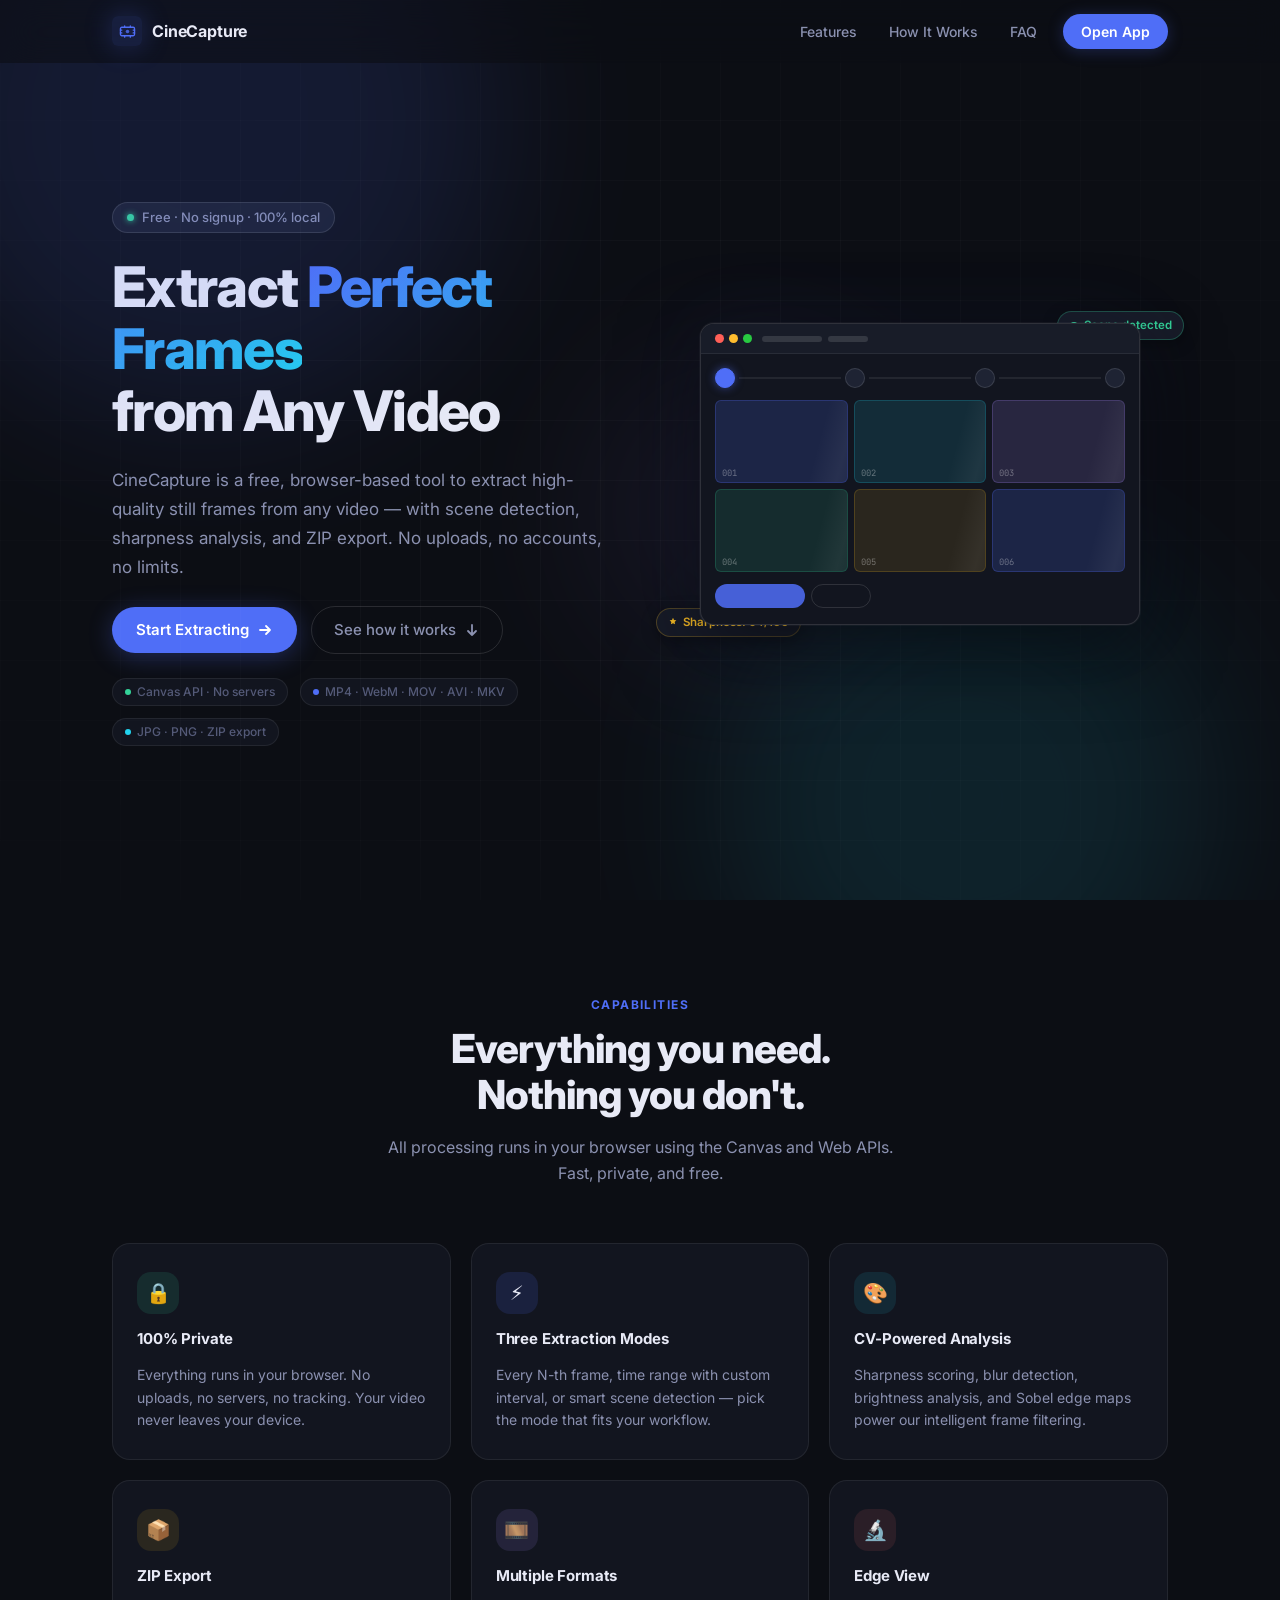
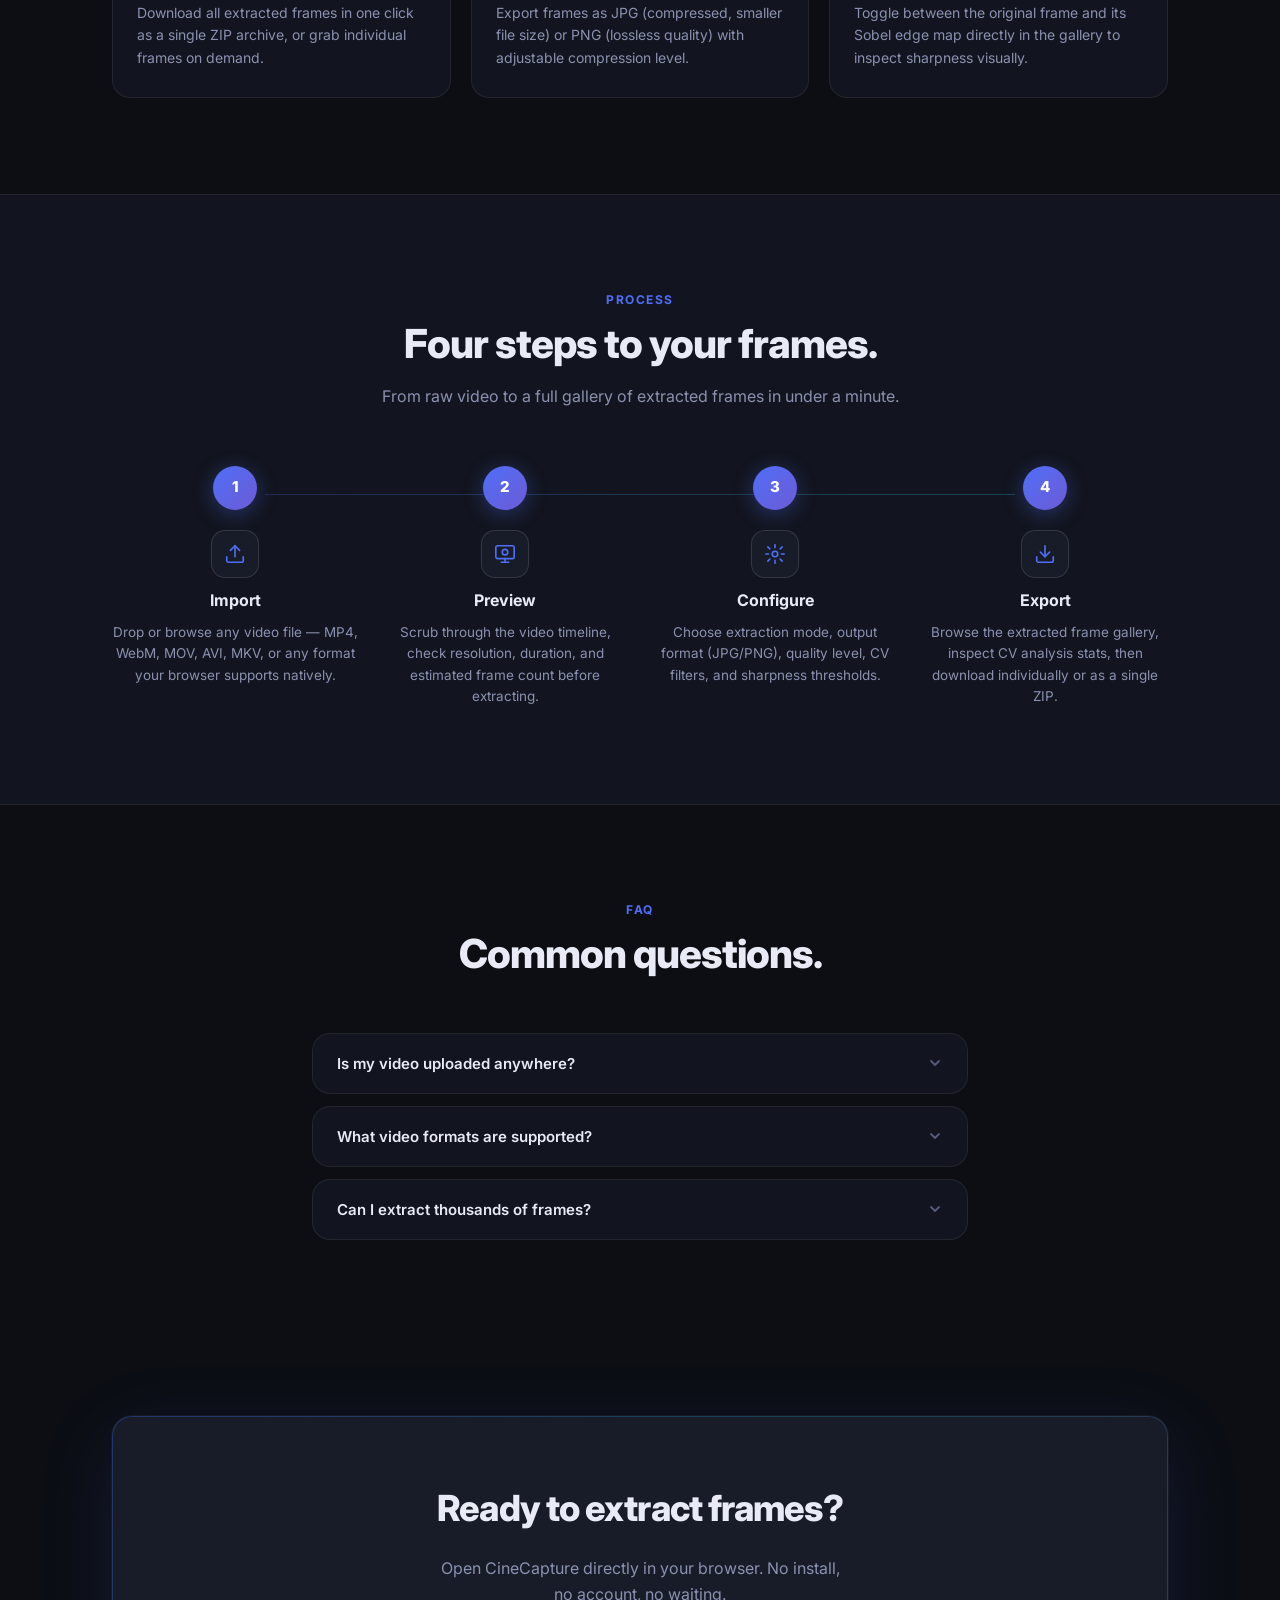
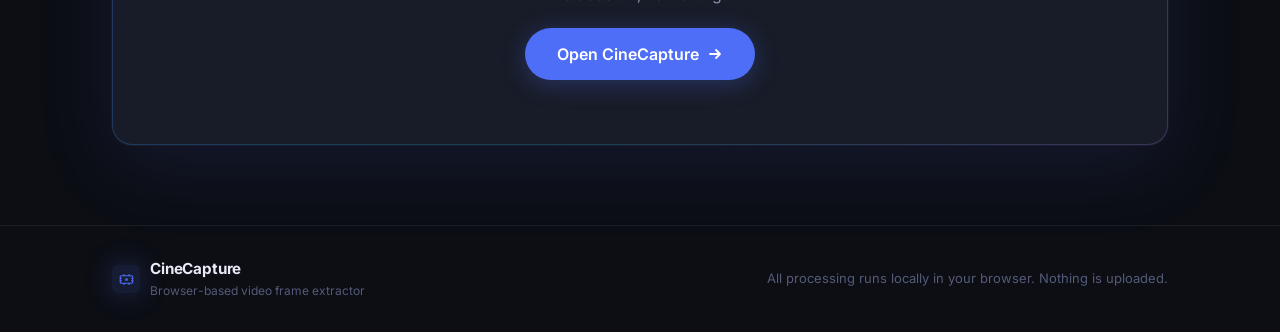
<file: landing.html>
<!DOCTYPE html>
<html lang="en">
<head>
  <meta charset="UTF-8" />
  <meta name="viewport" content="width=device-width, initial-scale=1.0" />
  <title>CineCapture — Extract Perfect Frames from Any Video</title>
  <meta name="description" content="CineCapture is a free, browser-based tool to extract high-quality still frames from any video — with scene detection, sharpness analysis, and ZIP export. No uploads, no accounts, no limits." />
  <link rel="preconnect" href="https://fonts.googleapis.com" />
  <link rel="preconnect" href="https://fonts.gstatic.com" crossorigin />
  <link href="https://fonts.googleapis.com/css2?family=Inter:wght@300;400;500;600;700&family=JetBrains+Mono:wght@400;500&display=swap" rel="stylesheet" />
  <link rel="stylesheet" href="style.css" />
</head>
<body class="lp-body">

  <!-- ══ NAVBAR ══ -->
  <header class="lp-navbar" id="lp-navbar">
    <div class="lp-nav-inner">
      <!-- Brand -->
      <a href="landing.html" class="lp-nav-brand">
        <div class="brand-icon">
          <svg viewBox="0 0 24 24" fill="none">
            <rect x="2" y="6" width="20" height="12" rx="2" stroke="currentColor" stroke-width="1.8"/>
            <path d="M8 6V4M16 6V4M8 18v2M16 18v2M2 10h2M20 10h2M2 14h2M20 14h2" stroke="currentColor" stroke-width="1.8" stroke-linecap="round"/>
            <circle cx="12" cy="12" r="2.5" fill="currentColor" opacity="0.8"/>
          </svg>
        </div>
        <span class="brand-name">CineCapture</span>
      </a>

      <!-- Desktop nav links -->
      <nav class="lp-nav-links" id="lp-nav-links" aria-label="Main navigation">
        <a href="#features" class="lp-nav-link">Features</a>
        <a href="#how-it-works" class="lp-nav-link">How It Works</a>
        <a href="#faq" class="lp-nav-link">FAQ</a>
        <a href="index.html" class="lp-nav-cta">Open App</a>
      </nav>

      <!-- Hamburger -->
      <button class="lp-hamburger" id="lp-hamburger" aria-label="Toggle menu" aria-expanded="false">
        <span></span><span></span><span></span>
      </button>
    </div>

    <!-- Mobile menu -->
    <div class="lp-mobile-menu" id="lp-mobile-menu" aria-hidden="true">
      <a href="#features" class="lp-mobile-link">Features</a>
      <a href="#how-it-works" class="lp-mobile-link">How It Works</a>
      <a href="#faq" class="lp-mobile-link">FAQ</a>
      <a href="index.html" class="lp-mobile-cta">Open App →</a>
    </div>
  </header>

  <main>

    <!-- ══ HERO ══ -->
    <section class="lp-hero" id="hero">
      <div class="lp-hero-bg" aria-hidden="true">
        <!-- Decorative orbs -->
        <div class="lp-orb lp-orb-1"></div>
        <div class="lp-orb lp-orb-2"></div>
        <div class="lp-orb lp-orb-3"></div>
        <!-- Grid overlay -->
        <div class="lp-grid-overlay"></div>
      </div>

      <div class="lp-container lp-hero-inner">
        <!-- Copy -->
        <div class="lp-hero-copy">
          <div class="lp-hero-badge">
            <span class="lp-badge-dot"></span>
            Free · No signup · 100% local
          </div>

          <h1 class="lp-hero-h1">
            Extract <span class="lp-gradient-text">Perfect Frames</span><br />
            from Any Video
          </h1>

          <p class="lp-hero-sub">
            CineCapture is a free, browser-based tool to extract high-quality still frames from
            any video — with scene detection, sharpness analysis, and ZIP export.
            No uploads, no accounts, no limits.
          </p>

          <div class="lp-hero-actions">
            <a href="index.html" class="lp-btn-primary">
              Start Extracting
              <svg viewBox="0 0 16 16" fill="none" width="16" height="16">
                <path d="M3 8h10M9 4l4 4-4 4" stroke="currentColor" stroke-width="1.8" stroke-linecap="round" stroke-linejoin="round"/>
              </svg>
            </a>
            <a href="#how-it-works" class="lp-btn-ghost">
              See how it works
              <svg viewBox="0 0 16 16" fill="none" width="16" height="16">
                <path d="M8 3v10M4 9l4 4 4-4" stroke="currentColor" stroke-width="1.8" stroke-linecap="round" stroke-linejoin="round"/>
              </svg>
            </a>
          </div>

          <!-- Trust chips -->
          <div class="lp-trust-chips">
            <span class="lp-trust-chip"><span class="lp-chip-dot green"></span>Canvas API · No servers</span>
            <span class="lp-trust-chip"><span class="lp-chip-dot blue"></span>MP4 · WebM · MOV · AVI · MKV</span>
            <span class="lp-trust-chip"><span class="lp-chip-dot cyan"></span>JPG · PNG · ZIP export</span>
          </div>
        </div>

        <!-- Hero visual mock -->
        <div class="lp-hero-visual" aria-hidden="true">
          <div class="lp-mock-card">
            <!-- Mock titlebar -->
            <div class="lp-mock-bar">
              <div class="lp-mock-dots">
                <span class="lp-dot red"></span>
                <span class="lp-dot yellow"></span>
                <span class="lp-dot green"></span>
              </div>
              <div class="lp-mock-title-bar">
                <div class="lp-mock-pill"></div>
                <div class="lp-mock-pill lp-mock-pill-sm"></div>
              </div>
            </div>

            <!-- Mock app area -->
            <div class="lp-mock-body">
              <!-- Mini nav strip -->
              <div class="lp-mock-nav">
                <div class="lp-mock-step lp-mock-step-active"></div>
                <div class="lp-mock-step-line"></div>
                <div class="lp-mock-step"></div>
                <div class="lp-mock-step-line"></div>
                <div class="lp-mock-step"></div>
                <div class="lp-mock-step-line"></div>
                <div class="lp-mock-step"></div>
              </div>

              <!-- Frame grid -->
              <div class="lp-mock-grid">
                <div class="lp-mock-frame lp-frame-indigo">
                  <div class="lp-frame-shimmer"></div>
                  <span class="lp-frame-label">001</span>
                </div>
                <div class="lp-mock-frame lp-frame-cyan">
                  <div class="lp-frame-shimmer"></div>
                  <span class="lp-frame-label">002</span>
                </div>
                <div class="lp-mock-frame lp-frame-purple">
                  <div class="lp-frame-shimmer"></div>
                  <span class="lp-frame-label">003</span>
                </div>
                <div class="lp-mock-frame lp-frame-green">
                  <div class="lp-frame-shimmer"></div>
                  <span class="lp-frame-label">004</span>
                </div>
                <div class="lp-mock-frame lp-frame-amber">
                  <div class="lp-frame-shimmer"></div>
                  <span class="lp-frame-label">005</span>
                </div>
                <div class="lp-mock-frame lp-frame-indigo">
                  <div class="lp-frame-shimmer"></div>
                  <span class="lp-frame-label">006</span>
                </div>
              </div>

              <!-- Mock toolbar -->
              <div class="lp-mock-toolbar">
                <div class="lp-mock-btn-primary"></div>
                <div class="lp-mock-btn-ghost"></div>
              </div>
            </div>
          </div>

          <!-- Floating labels -->
          <div class="lp-float-badge lp-float-top">
            <svg viewBox="0 0 12 12" fill="none" width="10" height="10">
              <circle cx="6" cy="6" r="4" fill="none" stroke="#34d399" stroke-width="1.5"/>
              <circle cx="6" cy="6" r="1.5" fill="#34d399"/>
            </svg>
            Scene detected
          </div>
          <div class="lp-float-badge lp-float-bottom">
            <svg viewBox="0 0 12 12" fill="currentColor" width="10" height="10">
              <path d="M6 1l1.2 2.5L10 4l-2 2 .5 2.8L6 7.5 3.5 8.8 4 6 2 4l2.8-.5L6 1z"/>
            </svg>
            Sharpness: 94/100
          </div>
        </div>
      </div>
    </section>

    <!-- ══ FEATURES ══ -->
    <section class="lp-section" id="features">
      <div class="lp-container">
        <div class="lp-section-header">
          <p class="lp-section-eyebrow">Capabilities</p>
          <h2 class="lp-section-h2">Everything you need.<br />Nothing you don't.</h2>
          <p class="lp-section-desc">All processing runs in your browser using the Canvas and Web APIs. Fast, private, and free.</p>
        </div>

        <div class="lp-features-grid">

          <div class="lp-feat-card">
            <div class="lp-feat-icon lp-feat-icon-green">🔒</div>
            <h3 class="lp-feat-title">100% Private</h3>
            <p class="lp-feat-desc">Everything runs in your browser. No uploads, no servers, no tracking. Your video never leaves your device.</p>
          </div>

          <div class="lp-feat-card">
            <div class="lp-feat-icon lp-feat-icon-indigo">⚡</div>
            <h3 class="lp-feat-title">Three Extraction Modes</h3>
            <p class="lp-feat-desc">Every N-th frame, time range with custom interval, or smart scene detection — pick the mode that fits your workflow.</p>
          </div>

          <div class="lp-feat-card">
            <div class="lp-feat-icon lp-feat-icon-cyan">🎨</div>
            <h3 class="lp-feat-title">CV-Powered Analysis</h3>
            <p class="lp-feat-desc">Sharpness scoring, blur detection, brightness analysis, and Sobel edge maps power our intelligent frame filtering.</p>
          </div>

          <div class="lp-feat-card">
            <div class="lp-feat-icon lp-feat-icon-amber">📦</div>
            <h3 class="lp-feat-title">ZIP Export</h3>
            <p class="lp-feat-desc">Download all extracted frames in one click as a single ZIP archive, or grab individual frames on demand.</p>
          </div>

          <div class="lp-feat-card">
            <div class="lp-feat-icon lp-feat-icon-purple">🎞️</div>
            <h3 class="lp-feat-title">Multiple Formats</h3>
            <p class="lp-feat-desc">Export frames as JPG (compressed, smaller file size) or PNG (lossless quality) with adjustable compression level.</p>
          </div>

          <div class="lp-feat-card">
            <div class="lp-feat-icon lp-feat-icon-rose">🔬</div>
            <h3 class="lp-feat-title">Edge View</h3>
            <p class="lp-feat-desc">Toggle between the original frame and its Sobel edge map directly in the gallery to inspect sharpness visually.</p>
          </div>

        </div>
      </div>
    </section>

    <!-- ══ HOW IT WORKS ══ -->
    <section class="lp-section lp-section-alt" id="how-it-works">
      <div class="lp-container">
        <div class="lp-section-header">
          <p class="lp-section-eyebrow">Process</p>
          <h2 class="lp-section-h2">Four steps to your frames.</h2>
          <p class="lp-section-desc">From raw video to a full gallery of extracted frames in under a minute.</p>
        </div>

        <div class="lp-steps-wrap">
          <!-- Connecting line (desktop only) -->
          <div class="lp-steps-line" aria-hidden="true"></div>

          <div class="lp-steps-grid">

            <div class="lp-step">
              <div class="lp-step-num-wrap">
                <div class="lp-step-num">1</div>
              </div>
              <div class="lp-step-body">
                <div class="lp-step-icon">
                  <svg viewBox="0 0 24 24" fill="none" width="22" height="22">
                    <path d="M21 15v4a2 2 0 0 1-2 2H5a2 2 0 0 1-2-2v-4" stroke="currentColor" stroke-width="1.8" stroke-linecap="round"/>
                    <polyline points="17 8 12 3 7 8" stroke="currentColor" stroke-width="1.8" stroke-linecap="round" stroke-linejoin="round"/>
                    <line x1="12" y1="3" x2="12" y2="15" stroke="currentColor" stroke-width="1.8" stroke-linecap="round"/>
                  </svg>
                </div>
                <h3 class="lp-step-title">Import</h3>
                <p class="lp-step-desc">Drop or browse any video file — MP4, WebM, MOV, AVI, MKV, or any format your browser supports natively.</p>
              </div>
            </div>

            <div class="lp-step">
              <div class="lp-step-num-wrap">
                <div class="lp-step-num">2</div>
              </div>
              <div class="lp-step-body">
                <div class="lp-step-icon">
                  <svg viewBox="0 0 24 24" fill="none" width="22" height="22">
                    <rect x="2" y="3" width="20" height="14" rx="2" stroke="currentColor" stroke-width="1.8"/>
                    <path d="M8 21h8M12 17v4" stroke="currentColor" stroke-width="1.8" stroke-linecap="round"/>
                    <circle cx="12" cy="10" r="3" stroke="currentColor" stroke-width="1.8"/>
                  </svg>
                </div>
                <h3 class="lp-step-title">Preview</h3>
                <p class="lp-step-desc">Scrub through the video timeline, check resolution, duration, and estimated frame count before extracting.</p>
              </div>
            </div>

            <div class="lp-step">
              <div class="lp-step-num-wrap">
                <div class="lp-step-num">3</div>
              </div>
              <div class="lp-step-body">
                <div class="lp-step-icon">
                  <svg viewBox="0 0 24 24" fill="none" width="22" height="22">
                    <circle cx="12" cy="12" r="3" stroke="currentColor" stroke-width="1.8"/>
                    <path d="M12 2v3M12 19v3M4.22 4.22l2.12 2.12M17.66 17.66l2.12 2.12M2 12h3M19 12h3M4.22 19.78l2.12-2.12M17.66 6.34l2.12-2.12" stroke="currentColor" stroke-width="1.8" stroke-linecap="round"/>
                  </svg>
                </div>
                <h3 class="lp-step-title">Configure</h3>
                <p class="lp-step-desc">Choose extraction mode, output format (JPG/PNG), quality level, CV filters, and sharpness thresholds.</p>
              </div>
            </div>

            <div class="lp-step">
              <div class="lp-step-num-wrap">
                <div class="lp-step-num">4</div>
              </div>
              <div class="lp-step-body">
                <div class="lp-step-icon">
                  <svg viewBox="0 0 24 24" fill="none" width="22" height="22">
                    <path d="M21 15v4a2 2 0 0 1-2 2H5a2 2 0 0 1-2-2v-4" stroke="currentColor" stroke-width="1.8" stroke-linecap="round"/>
                    <polyline points="7 10 12 15 17 10" stroke="currentColor" stroke-width="1.8" stroke-linecap="round" stroke-linejoin="round"/>
                    <line x1="12" y1="15" x2="12" y2="3" stroke="currentColor" stroke-width="1.8" stroke-linecap="round"/>
                  </svg>
                </div>
                <h3 class="lp-step-title">Export</h3>
                <p class="lp-step-desc">Browse the extracted frame gallery, inspect CV analysis stats, then download individually or as a single ZIP.</p>
              </div>
            </div>

          </div>
        </div>
      </div>
    </section>

    <!-- ══ FAQ ══ -->
    <section class="lp-section" id="faq">
      <div class="lp-container lp-faq-container">
        <div class="lp-section-header">
          <p class="lp-section-eyebrow">FAQ</p>
          <h2 class="lp-section-h2">Common questions.</h2>
        </div>

        <div class="lp-accordion" id="lp-accordion">

          <div class="lp-acc-item" data-open="false">
            <button class="lp-acc-trigger" aria-expanded="false">
              <span>Is my video uploaded anywhere?</span>
              <svg class="lp-acc-arrow" viewBox="0 0 16 16" fill="none" width="16" height="16">
                <path d="M4 6l4 4 4-4" stroke="currentColor" stroke-width="1.8" stroke-linecap="round" stroke-linejoin="round"/>
              </svg>
            </button>
            <div class="lp-acc-body">
              <p>No. All processing happens directly in your browser using the Canvas API. Your video file is read locally and never transmitted to any server. Nothing leaves your device — not the video, not the extracted frames, not any metadata.</p>
            </div>
          </div>

          <div class="lp-acc-item" data-open="false">
            <button class="lp-acc-trigger" aria-expanded="false">
              <span>What video formats are supported?</span>
              <svg class="lp-acc-arrow" viewBox="0 0 16 16" fill="none" width="16" height="16">
                <path d="M4 6l4 4 4-4" stroke="currentColor" stroke-width="1.8" stroke-linecap="round" stroke-linejoin="round"/>
              </svg>
            </button>
            <div class="lp-acc-body">
              <p>MP4, WebM, MOV, AVI, MKV, and any other format your browser supports natively. Modern browsers handle most common codecs including H.264, H.265/HEVC (where supported), VP8, VP9, and AV1. If your browser can play it, CineCapture can extract from it.</p>
            </div>
          </div>

          <div class="lp-acc-item" data-open="false">
            <button class="lp-acc-trigger" aria-expanded="false">
              <span>Can I extract thousands of frames?</span>
              <svg class="lp-acc-arrow" viewBox="0 0 16 16" fill="none" width="16" height="16">
                <path d="M4 6l4 4 4-4" stroke="currentColor" stroke-width="1.8" stroke-linecap="round" stroke-linejoin="round"/>
              </svg>
            </button>
            <div class="lp-acc-body">
              <p>Yes, but extracting all frames from a long video may take several minutes depending on resolution and your device's performance. For faster results, use the Every N-th frame or Time Range modes to limit the number of extracted frames. The scene detection (Keyframes) mode is often the best balance of coverage and speed.</p>
            </div>
          </div>

        </div>
      </div>
    </section>

    <!-- ══ FINAL CTA ══ -->
    <section class="lp-section lp-cta-section">
      <div class="lp-container">
        <div class="lp-cta-card">
          <div class="lp-cta-glow" aria-hidden="true"></div>
          <div class="lp-cta-inner">
            <h2 class="lp-cta-h2">Ready to extract frames?</h2>
            <p class="lp-cta-desc">Open CineCapture directly in your browser. No install, no account, no waiting.</p>
            <a href="index.html" class="lp-btn-primary lp-btn-lg">
              Open CineCapture
              <svg viewBox="0 0 16 16" fill="none" width="16" height="16">
                <path d="M3 8h10M9 4l4 4-4 4" stroke="currentColor" stroke-width="1.8" stroke-linecap="round" stroke-linejoin="round"/>
              </svg>
            </a>
          </div>
        </div>
      </div>
    </section>

  </main>

  <!-- ══ FOOTER ══ -->
  <footer class="lp-footer">
    <div class="lp-container lp-footer-inner">
      <div class="lp-footer-brand">
        <div class="brand-icon lp-footer-icon">
          <svg viewBox="0 0 24 24" fill="none">
            <rect x="2" y="6" width="20" height="12" rx="2" stroke="currentColor" stroke-width="1.8"/>
            <path d="M8 6V4M16 6V4M8 18v2M16 18v2M2 10h2M20 10h2M2 14h2M20 14h2" stroke="currentColor" stroke-width="1.8" stroke-linecap="round"/>
            <circle cx="12" cy="12" r="2.5" fill="currentColor" opacity="0.8"/>
          </svg>
        </div>
        <div>
          <div class="brand-name">CineCapture</div>
          <div class="lp-footer-tagline">Browser-based video frame extractor</div>
        </div>
      </div>
      <p class="lp-footer-note">All processing runs locally in your browser. Nothing is uploaded.</p>
    </div>
  </footer>

  <!-- ══ INLINE SCRIPTS ══ -->
  <script>
    /* ── Hamburger toggle ── */
    const hamburger = document.getElementById('lp-hamburger');
    const mobileMenu = document.getElementById('lp-mobile-menu');
    hamburger.addEventListener('click', () => {
      const open = hamburger.getAttribute('aria-expanded') === 'true';
      hamburger.setAttribute('aria-expanded', String(!open));
      hamburger.classList.toggle('is-open', !open);
      mobileMenu.classList.toggle('is-open', !open);
      mobileMenu.setAttribute('aria-hidden', String(open));
    });

    /* Close mobile menu when a link is clicked */
    mobileMenu.querySelectorAll('a').forEach(a => {
      a.addEventListener('click', () => {
        hamburger.setAttribute('aria-expanded', 'false');
        hamburger.classList.remove('is-open');
        mobileMenu.classList.remove('is-open');
        mobileMenu.setAttribute('aria-hidden', 'true');
      });
    });

    /* ── Navbar scroll shadow ── */
    const navbar = document.getElementById('lp-navbar');
    const onScroll = () => navbar.classList.toggle('scrolled', window.scrollY > 20);
    window.addEventListener('scroll', onScroll, { passive: true });

    /* ── Active nav link on scroll (IntersectionObserver) ── */
    const sections = document.querySelectorAll('section[id]');
    const navLinks = document.querySelectorAll('.lp-nav-link[href^="#"]');
    const observerOpts = { rootMargin: '-30% 0px -60% 0px' };
    const sectionObserver = new IntersectionObserver(entries => {
      entries.forEach(entry => {
        if (entry.isIntersecting) {
          const id = '#' + entry.target.id;
          navLinks.forEach(link => {
            link.classList.toggle('active', link.getAttribute('href') === id);
          });
        }
      });
    }, observerOpts);
    sections.forEach(s => sectionObserver.observe(s));

    /* ── FAQ Accordion ── */
    const accItems = document.querySelectorAll('.lp-acc-item');
    accItems.forEach(item => {
      const trigger = item.querySelector('.lp-acc-trigger');
      trigger.addEventListener('click', () => {
        const isOpen = item.getAttribute('data-open') === 'true';
        /* Close all */
        accItems.forEach(i => {
          i.setAttribute('data-open', 'false');
          i.querySelector('.lp-acc-trigger').setAttribute('aria-expanded', 'false');
        });
        /* Toggle clicked */
        if (!isOpen) {
          item.setAttribute('data-open', 'true');
          trigger.setAttribute('aria-expanded', 'true');
        }
      });
    });
  </script>

</body>
</html>
</file>
<file: style.css>
/* ═══════════════════════════════════════════════════
   CineCapture — Sleek Dark Design System
   ═══════════════════════════════════════════════════ */

:root {
  --bg:        #0c0e14;
  --surface:   #12151f;
  --surface-2: #181c28;
  --surface-3: #1e2333;
  --line:      rgba(255,255,255,0.07);
  --line-2:    rgba(255,255,255,0.12);
  --nav-h:     56px;

  --indigo:    #4f6ef7;
  --indigo-d:  #3a56d4;
  --indigo-dim:rgba(79,110,247,0.14);
  --indigo-glo:rgba(79,110,247,0.28);
  --cyan:      #22d3ee;
  --cyan-dim:  rgba(34,211,238,0.1);
  --green:     #34d399;
  --amber:     #fbbf24;
  --red:       #f87171;

  --t1: #e8eaf6;
  --t2: #8b91b0;
  --t3: #545a78;
  --t4: #2e3350;

  --font:      'Inter', system-ui, sans-serif;
  --mono:      'JetBrains Mono', monospace;

  --r-sm:   6px;
  --r:      10px;
  --r-md:   14px;
  --r-lg:   18px;
  --r-pill: 9999px;

  --sh:  0 1px 4px rgba(0,0,0,0.5);
  --sh-md: 0 4px 20px rgba(0,0,0,0.55);
  --sh-lg: 0 8px 40px rgba(0,0,0,0.65);
  --glo: 0 0 28px var(--indigo-glo);

  --ease: 0.18s cubic-bezier(0.4,0,0.2,1);
  --ease-md: 0.3s cubic-bezier(0.4,0,0.2,1);
}

/* ── Reset ── */
*,*::before,*::after{box-sizing:border-box;margin:0;padding:0;}
html{scroll-behavior:smooth;scrollbar-width:thin;scrollbar-color:var(--surface-3) var(--bg);}
body{
  font-family:var(--font);
  background:var(--bg);
  color:var(--t1);
  height:100vh;
  overflow-x:hidden;
  line-height:1.5;
  font-size:14px;
  display:flex;
  flex-direction:column;
}
::-webkit-scrollbar{width:5px;}
::-webkit-scrollbar-track{background:var(--bg);}
::-webkit-scrollbar-thumb{background:var(--surface-3);border-radius:3px;}

/* ── Utilities ── */
.hidden{display:none!important;}
.accent{color:var(--indigo);font-weight:600;}
.mono{font-family:var(--mono);}
.mt-8{margin-top:8px;}
.mt-12{margin-top:12px;}

/* ══════════════════════════════
   NAVBAR
══════════════════════════════ */
.navbar{
  position:fixed;top:0;left:0;right:0;z-index:100;
  height:56px;
  display:flex;align-items:center;justify-content:space-between;
  padding:0 1.5rem;
  background:rgba(12,14,20,0.92);
  backdrop-filter:blur(18px) saturate(160%);
  -webkit-backdrop-filter:blur(18px) saturate(160%);
  border-bottom:1px solid var(--line);
}

/* Brand */
.nav-brand{display:flex;align-items:center;gap:0.55rem;}
.brand-icon{
  width:30px;height:30px;
  background:var(--indigo);
  border-radius:var(--r-sm);
  display:flex;align-items:center;justify-content:center;
  color:#fff;
  box-shadow:var(--glo);
  flex-shrink:0;
}
.brand-icon svg{width:16px;height:16px;}
.brand-name{font-size:0.95rem;font-weight:700;letter-spacing:-0.01em;color:var(--t1);}

/* Workflow stepper */
.workflow-steps{
  display:flex;align-items:center;gap:0;
  position:absolute;left:50%;transform:translateX(-50%);
}
.step-item{
  display:flex;align-items:center;gap:6px;
  padding:4px 10px;
  border-radius:var(--r-pill);
  cursor:default;
  transition:all var(--ease);
}
.step-num{
  width:20px;height:20px;
  border-radius:50%;
  background:var(--surface-3);
  color:var(--t3);
  font-size:0.68rem;font-weight:700;
  display:flex;align-items:center;justify-content:center;
  border:1px solid var(--line);
  transition:all var(--ease);
  flex-shrink:0;
}
.step-label{font-size:0.75rem;font-weight:500;color:var(--t3);transition:color var(--ease);}
.step-item.active .step-num{background:var(--indigo);border-color:var(--indigo);color:#fff;box-shadow:0 0 10px var(--indigo-glo);}
.step-item.active .step-label{color:var(--t1);}
.step-item.done .step-num{background:rgba(52,211,153,0.15);border-color:rgba(52,211,153,0.4);color:var(--green);}
.step-item.done .step-label{color:var(--t2);}
.step-divider{width:28px;height:1px;background:var(--line);margin:0 2px;}

/* Nav right */
.nav-right{display:flex;align-items:center;gap:0.75rem;}
.status-pill{
  display:flex;align-items:center;gap:6px;
  font-size:0.75rem;color:var(--t2);
  background:var(--surface-2);
  border:1px solid var(--line);
  border-radius:var(--r-pill);
  padding:4px 10px;
}
.status-dot{width:6px;height:6px;border-radius:50%;background:var(--green);box-shadow:0 0 6px var(--green);animation:pulse 2.5s infinite;}
@keyframes pulse{0%,100%{opacity:1;}50%{opacity:0.35;}}

/* ══════════════════════════════
   APP CONTAINER
══════════════════════════════ */
.app-container{
  max-width:960px;
  width:100%;
  margin:0 auto;
  padding:var(--nav-h) 1.5rem 1.5rem;
  display:flex;
  flex-direction:column;
  gap:2.5rem;
  flex:1;
  overflow-y:auto;
  overflow-x:hidden;
  min-height:0;
}

/* Landing: true vertical centering */
.app-container.landing{
  padding:0 1.5rem;
  justify-content:center;
  align-items:stretch;
  gap:0.75rem;
  margin-top:var(--nav-h);
  flex:none;
  min-height:calc(100vh - var(--nav-h));
  max-height:calc(100vh - var(--nav-h));
  overflow:hidden;
}

/* Tighten section header in landing mode */
.landing-section .section-header{
  margin-bottom:0;
  padding: 0 0.1rem;
}

/* ── Section ── */
.app-section{}

.section-header{
  display:flex;align-items:baseline;flex-wrap:wrap;gap:0.75rem;
  margin-bottom:1rem;
}
.section-header.inline-header{align-items:center;}
.section-title{font-size:1.05rem;font-weight:600;color:var(--t1);letter-spacing:-0.01em;}
.section-sub{font-size:0.8rem;color:var(--t3);}

/* Landing section wrapper */
.landing-section{
  display:flex;flex-direction:column;gap:1.5rem;
}
.landing-section .section-header{
  margin-bottom:0;
}

/* ══════════════════════════════
   DROP ZONE
══════════════════════════════ */
.drop-zone{
  border:1px dashed var(--line-2);
  border-radius:var(--r-lg);
  background:var(--surface);
  transition:all var(--ease-md);
  cursor:pointer;
  position:relative;
  overflow:hidden;
}
.drop-zone::before{
  content:'';
  position:absolute;inset:0;
  background:radial-gradient(ellipse 60% 60% at 50% 50%, var(--indigo-dim) 0%, transparent 70%);
  opacity:0;
  transition:opacity var(--ease-md);
  pointer-events:none;
}
.drop-zone:hover::before,.drop-zone.drag-over::before{opacity:1;}
.drop-zone:hover,.drop-zone.drag-over{
  border-color:var(--indigo);
  box-shadow:0 0 0 1px var(--indigo),0 0 40px rgba(79,110,247,0.1);
}
.drop-zone.drag-over{transform:scale(1.003);}

.drop-content{
  display:flex;flex-direction:column;align-items:center;justify-content:center;
  gap:1rem;padding:4rem 2rem;
  text-align:center;
}
.drop-icon{
  width:52px;height:52px;
  background:var(--indigo-dim);
  border:1px solid rgba(79,110,247,0.25);
  border-radius:var(--r-md);
  display:flex;align-items:center;justify-content:center;
  color:var(--indigo);
  flex-shrink:0;
}
.drop-icon svg{width:22px;height:22px;}
.drop-title{font-size:1rem;font-weight:500;color:var(--t2);}
.drop-title strong{color:var(--t1);font-weight:600;}
.drop-browse{
  background:none;border:none;cursor:pointer;
  color:var(--indigo);font-size:inherit;font-family:var(--font);font-weight:600;
  text-decoration:underline;text-underline-offset:2px;
  transition:color var(--ease);
}
.drop-browse:hover{color:var(--cyan);}

/* Format chips inside drop zone */
.drop-formats{
  display:flex;gap:6px;flex-wrap:wrap;justify-content:center;
  margin-top:0.25rem;
}
.fmt-chip{
  font-size:0.68rem;font-weight:600;letter-spacing:0.05em;
  color:var(--t4);
  background:var(--surface-2);
  border:1px solid var(--line);
  border-radius:var(--r-pill);
  padding:2px 8px;
}

/* Feature strip below drop zone */
.feature-strip{
  display:flex;align-items:center;justify-content:center;gap:2rem;
  padding:1.25rem 1rem;
  background:var(--surface);
  border:1px solid var(--line);
  border-radius:var(--r-md);
}
.feat{
  display:flex;align-items:center;gap:0.5rem;
  font-size:0.78rem;color:var(--t3);
}
.feat-dot{
  width:6px;height:6px;border-radius:50%;
  flex-shrink:0;
}
.feat-dot.green{background:var(--green);box-shadow:0 0 6px var(--green);}
.feat-dot.blue {background:var(--indigo);box-shadow:0 0 6px var(--indigo-glo);}
.feat-dot.cyan {background:var(--cyan);box-shadow:0 0 6px rgba(34,211,238,0.5);}

.drop-loaded{
  display:flex;align-items:center;gap:0.85rem;
  padding:0.85rem 1.25rem;
}
.file-icon{
  width:34px;height:34px;
  background:rgba(52,211,153,0.1);
  border-radius:var(--r-sm);
  display:flex;align-items:center;justify-content:center;
  color:var(--green);flex-shrink:0;
}
.file-icon svg{width:16px;height:16px;}
.file-info{display:flex;flex-direction:column;flex:1;min-width:0;}
.file-name{font-size:0.875rem;font-weight:600;color:var(--t1);white-space:nowrap;overflow:hidden;text-overflow:ellipsis;}
.file-meta{font-size:0.75rem;color:var(--t3);margin-top:1px;}

/* ══════════════════════════════
   BUTTONS
══════════════════════════════ */
.btn-primary{
  display:inline-flex;align-items:center;gap:6px;
  font-family:var(--font);font-size:0.82rem;font-weight:600;color:#fff;
  background:var(--indigo);
  border:none;border-radius:var(--r-sm);
  padding:7px 14px;cursor:pointer;
  transition:all var(--ease);
  box-shadow:0 2px 12px var(--indigo-glo);
  white-space:nowrap;
}
.btn-primary:hover{background:var(--indigo-d);transform:translateY(-1px);box-shadow:0 4px 18px var(--indigo-glo);}
.btn-primary svg{width:13px;height:13px;}
.btn-primary.btn-sm{font-size:0.78rem;padding:6px 12px;}

.btn-ghost{
  display:inline-flex;align-items:center;gap:6px;
  font-family:var(--font);font-size:0.82rem;font-weight:500;color:var(--t2);
  background:transparent;border:1px solid var(--line);border-radius:var(--r-sm);
  padding:7px 12px;cursor:pointer;transition:all var(--ease);white-space:nowrap;
}
.btn-ghost:hover{color:var(--t1);background:var(--surface-2);border-color:var(--line-2);}
.btn-ghost.btn-sm{font-size:0.78rem;padding:6px 10px;}
.btn-ghost.btn-xs{font-size:0.72rem;padding:4px 8px;border-radius:5px;}

.btn-extract{
  display:inline-flex;align-items:center;gap:8px;
  font-family:var(--font);font-size:0.9rem;font-weight:600;color:#fff;
  background:var(--indigo);
  border:none;border-radius:var(--r);
  padding:10px 24px;cursor:pointer;
  transition:all var(--ease);
  box-shadow:0 3px 16px var(--indigo-glo);
  flex-shrink:0;
}
.btn-extract:hover:not(:disabled){background:var(--indigo-d);transform:translateY(-1px);box-shadow:0 6px 24px var(--indigo-glo);}
.btn-extract:disabled{opacity:0.35;cursor:not-allowed;}
.btn-extract svg{width:15px;height:15px;}

/* ══════════════════════════════
   PREVIEW
══════════════════════════════ */
.preview-layout{display:grid;grid-template-columns:1fr 280px;gap:1rem;align-items:start;}

.video-wrapper{
  position:relative;border-radius:var(--r-md);overflow:hidden;
  background:#000;border:1px solid var(--line);
}
.video-wrapper:hover{border-color:var(--line-2);}
.video-wrapper video{width:100%;display:block;max-height:380px;object-fit:contain;}

.video-overlay{
  position:absolute;inset:0;
  display:flex;align-items:center;justify-content:center;
  background:rgba(0,0,0,0.25);
  transition:opacity var(--ease);
}
.video-overlay.hidden{display:none;}

.play-btn{
  width:48px;height:48px;
  background:rgba(79,110,247,0.85);
  border:1.5px solid rgba(255,255,255,0.2);
  border-radius:50%;
  display:flex;align-items:center;justify-content:center;
  color:#fff;cursor:pointer;
  backdrop-filter:blur(8px);
  transition:all var(--ease);
}
.play-btn:hover{transform:scale(1.1);background:var(--indigo);}
.play-btn svg{width:18px;height:18px;margin-left:2px;}

/* Video side panel */
.video-controls{
  display:flex;flex-direction:column;gap:0.85rem;
  background:var(--surface);border:1px solid var(--line);
  border-radius:var(--r-md);padding:1rem;
}
.time-row{display:flex;align-items:center;gap:5px;}
.time-mono{font-family:var(--mono);font-size:0.8rem;color:var(--cyan);}
.time-sep{color:var(--t4);font-size:0.75rem;}

.seek-bar{
  -webkit-appearance:none;width:100%;height:3px;
  border-radius:var(--r-pill);background:var(--surface-3);
  outline:none;cursor:pointer;transition:height var(--ease);
}
.seek-bar:hover{height:5px;}
.seek-bar::-webkit-slider-thumb{
  -webkit-appearance:none;width:12px;height:12px;border-radius:50%;
  background:var(--indigo);box-shadow:0 0 6px var(--indigo-glo);cursor:pointer;
  transition:transform var(--ease);
}
.seek-bar::-webkit-slider-thumb:hover{transform:scale(1.3);}

.meta-row{display:grid;grid-template-columns:1fr 1fr;gap:0.5rem;}
.meta-item{
  background:var(--surface-2);border:1px solid var(--line);
  border-radius:var(--r-sm);padding:0.45rem 0.6rem;
  display:flex;flex-direction:column;gap:1px;
}
.meta-key{font-size:0.65rem;color:var(--t3);text-transform:uppercase;letter-spacing:0.06em;}
.meta-val{font-size:0.8rem;font-weight:600;font-family:var(--mono);color:var(--t1);}

/* ══════════════════════════════
   SETTINGS
══════════════════════════════ */
.settings-row{display:grid;grid-template-columns:1fr 1fr;gap:1rem;}

.config-card{
  background:var(--surface);border:1px solid var(--line);
  border-radius:var(--r-md);padding:1.1rem;
  display:flex;flex-direction:column;gap:0.85rem;
}
.config-card:hover{border-color:var(--line-2);}
.config-label{font-size:0.7rem;font-weight:600;letter-spacing:0.08em;text-transform:uppercase;color:var(--t3);}

/* Mode tabs */
.mode-tabs{
  display:flex;gap:3px;
  background:var(--surface-2);border:1px solid var(--line);
  border-radius:var(--r-sm);padding:3px;
}
.mode-tab{
  flex:1;font-family:var(--font);font-size:0.75rem;font-weight:600;
  color:var(--t3);background:transparent;border:none;
  border-radius:5px;padding:5px 4px;cursor:pointer;
  transition:all var(--ease);white-space:nowrap;
}
.mode-tab.active{color:var(--t1);background:var(--surface-3);}
.mode-tab:not(.active):hover{color:var(--t2);}

.mode-panel{display:none;}
.mode-panel.active{display:flex;flex-direction:column;gap:0.6rem;}

.field-label{font-size:0.78rem;font-weight:500;color:var(--t2);}

.slider-row{display:flex;align-items:center;gap:8px;}
.slider-bound{font-size:0.68rem;color:var(--t4);min-width:24px;}

.param-slider{
  -webkit-appearance:none;flex:1;height:3px;
  border-radius:var(--r-pill);background:var(--surface-3);outline:none;cursor:pointer;
}
.param-slider::-webkit-slider-thumb{
  -webkit-appearance:none;width:14px;height:14px;border-radius:50%;
  background:var(--indigo);box-shadow:0 0 8px var(--indigo-glo);cursor:pointer;
  transition:transform var(--ease);
}
.param-slider::-webkit-slider-thumb:hover{transform:scale(1.2);}

/* Time range */
.time-range-row{display:flex;align-items:flex-end;gap:8px;}
.time-field{flex:1;}
.range-sep{color:var(--t4);padding-bottom:8px;}

.num-input,.text-input{
  width:100%;
  background:var(--surface-2);border:1px solid var(--line);
  border-radius:var(--r-sm);color:var(--t1);
  font-family:var(--mono);font-size:0.82rem;padding:7px 10px;
  outline:none;transition:border-color var(--ease);
}
.text-input{font-family:var(--font);}
.num-input:focus,.text-input:focus{border-color:var(--indigo);box-shadow:0 0 0 2px var(--indigo-dim);}

/* Warning strip */
.warn-strip{
  display:flex;align-items:flex-start;gap:8px;
  background:rgba(251,191,36,0.08);border:1px solid rgba(251,191,36,0.2);
  border-radius:var(--r-sm);padding:10px 12px;
  font-size:0.78rem;color:var(--t2);line-height:1.5;
}
.warn-strip svg{width:14px;height:14px;color:var(--amber);flex-shrink:0;margin-top:1px;}

/* ── Keyframes CV tab highlight */
.mode-tab.cv-tab{color:var(--cyan);display:flex;align-items:center;justify-content:center;}
.mode-tab.cv-tab.active{color:var(--cyan);background:rgba(34,211,238,0.12);}

/* ── CV badge (shown in keyframes panel) */
.cv-badge{
  display:inline-flex;align-items:center;
  font-size:0.65rem;font-weight:700;letter-spacing:0.08em;text-transform:uppercase;
  color:var(--cyan);background:rgba(34,211,238,0.1);border:1px solid rgba(34,211,238,0.25);
  border-radius:var(--r-pill);padding:2px 8px;align-self:flex-start;
}
.mode-desc{font-size:0.78rem;color:var(--t2);line-height:1.55;}
.mode-desc strong{color:var(--t1);}

/* ── Sensitivity row */
.sensitivity-row{display:flex;gap:4px;}
.sens-btn{
  flex:1;font-family:var(--font);font-size:0.75rem;font-weight:600;
  color:var(--t3);background:var(--surface-2);border:1px solid var(--line);
  border-radius:var(--r-sm);padding:5px 0;cursor:pointer;transition:all var(--ease);
}
.sens-btn:hover{color:var(--t2);border-color:var(--line-2);}
.sens-btn.active{color:var(--cyan);background:rgba(34,211,238,0.1);border-color:rgba(34,211,238,0.3);}

/* ── Preprocessing row */
.preproc-row{display:flex;gap:4px;}
.preproc-btn{
  flex:1;font-family:var(--font);font-size:0.75rem;font-weight:600;
  color:var(--t3);background:var(--surface-2);border:1px solid var(--line);
  border-radius:var(--r-sm);padding:5px 4px;cursor:pointer;transition:all var(--ease);white-space:nowrap;
}
.preproc-btn:hover{color:var(--t2);border-color:var(--line-2);}
.preproc-btn.active{color:var(--indigo);background:var(--indigo-dim);border-color:rgba(79,110,247,0.35);}

/* ── Toggle switch */
.toggle-row{display:flex;align-items:center;justify-content:space-between;}
.toggle-label{font-size:0.78rem;font-weight:500;color:var(--t2);cursor:pointer;}
.toggle-switch{position:relative;display:inline-block;width:34px;height:18px;cursor:pointer;flex-shrink:0;}
.toggle-switch input{opacity:0;width:0;height:0;}
.toggle-knob{
  position:absolute;inset:0;
  background:var(--surface-3);border-radius:var(--r-pill);
  transition:background var(--ease);
}
.toggle-knob::before{
  content:'';position:absolute;
  width:12px;height:12px;border-radius:50%;
  background:#fff;left:3px;top:3px;
  transition:transform var(--ease);
}
.toggle-switch input:checked + .toggle-knob{background:var(--indigo);}
.toggle-switch input:checked + .toggle-knob::before{transform:translateX(16px);}

/* ── Sharpness score badge on frame cards */
.sharp-badge{
  position:absolute;bottom:0;left:0;right:0;
  display:flex;align-items:center;gap:4px;
  padding:3px 7px;
  font-size:0.62rem;font-weight:700;font-family:var(--mono);
  backdrop-filter:blur(8px);
  background:rgba(12,14,20,0.72);
  transition:opacity var(--ease);
}
.sharp-badge .sb-dot{width:5px;height:5px;border-radius:50%;flex-shrink:0;}
.sharp-badge.sharp-high .sb-dot{background:var(--green);box-shadow:0 0 4px var(--green);}
.sharp-badge.sharp-mid  .sb-dot{background:var(--amber);box-shadow:0 0 4px var(--amber);}
.sharp-badge.sharp-low  .sb-dot{background:var(--red);  box-shadow:0 0 4px var(--red);}
.sharp-badge.sharp-high{color:var(--green);}
.sharp-badge.sharp-mid {color:var(--amber);}
.sharp-badge.sharp-low {color:var(--red);}
.list-view .sharp-badge{position:static;background:transparent;backdrop-filter:none;margin-left:auto;padding:0 4px;}

/* ── Scene change indicator */
.scene-badge{
  position:absolute;top:5px;left:5px;
  font-size:0.58rem;font-weight:700;letter-spacing:0.06em;text-transform:uppercase;
  color:var(--cyan);background:rgba(34,211,238,0.15);border:1px solid rgba(34,211,238,0.35);
  border-radius:var(--r-pill);padding:1px 6px;
}

/* ── Edge view: show edge thumbnail instead of original */
.frame-grid.edge-view .frame-thumb{filter:none;}
.frame-thumb.edge-img{display:none;}
.frame-grid.edge-view .frame-thumb.orig-img{display:none;}
.frame-grid.edge-view .frame-thumb.edge-img{display:block;}

/* ── CV Analysis panel */
.cv-analysis{
  background:var(--surface);border:1px solid rgba(34,211,238,0.2);
  border-radius:var(--r-md);padding:1.1rem 1.25rem;
  margin-top:0.75rem;
}
.cv-analysis-title{
  display:flex;align-items:center;gap:0.5rem;
  font-size:0.78rem;font-weight:700;letter-spacing:0.06em;text-transform:uppercase;
  color:var(--cyan);margin-bottom:1rem;
}
.cv-analysis-title svg{width:14px;height:14px;flex-shrink:0;}
.cv-stats-grid{
  display:grid;
  grid-template-columns:repeat(4,1fr);
  gap:0.6rem;
}
.cv-stat{
  background:var(--surface-2);border:1px solid var(--line);
  border-radius:var(--r-sm);padding:0.6rem 0.75rem;
  display:flex;flex-direction:column;align-items:center;gap:3px;text-align:center;
}
.cv-stat-val{font-size:1.1rem;font-weight:700;font-family:var(--mono);color:var(--t1);}
.cv-stat-key{font-size:0.62rem;color:var(--t4);text-transform:uppercase;letter-spacing:0.06em;}

/* Format row */
.format-row{display:grid;grid-template-columns:1fr 1fr;gap:6px;}
.fmt-opt{
  border:1px solid var(--line);border-radius:var(--r-sm);padding:8px 10px;
  cursor:pointer;transition:all var(--ease);
  display:flex;flex-direction:column;gap:2px;
}
.fmt-opt:hover{border-color:var(--line-2);background:var(--surface-2);}
.fmt-opt.selected{border-color:var(--indigo);background:var(--indigo-dim);}
.fmt-name{font-size:0.85rem;font-weight:700;color:var(--t1);}
.fmt-desc{font-size:0.7rem;color:var(--t3);}

/* Field */
.field-row{display:flex;flex-direction:column;gap:5px;}
.field-hint{font-size:0.72rem;color:var(--t4);}

/* Action row + estimate */
.action-row{
  display:flex;align-items:center;gap:1rem;flex-wrap:wrap;
  padding-top:0.5rem;
}
.estimate-bar-wrap{flex:1;height:2px;background:var(--surface-3);border-radius:var(--r-pill);overflow:hidden;min-width:60px;}
.estimate-bar{height:100%;background:linear-gradient(90deg,var(--indigo),var(--cyan));border-radius:var(--r-pill);transition:width 0.4s ease;}
.estimate-note{font-size:0.75rem;color:var(--t3);}

/* Estimate chips */
.estimate-inline{display:flex;gap:6px;}
.est-chip{font-size:0.75rem;font-weight:600;color:var(--indigo);background:var(--indigo-dim);border:1px solid rgba(79,110,247,0.25);border-radius:var(--r-pill);padding:2px 10px;}
.est-chip.muted{color:var(--t3);background:var(--surface-2);border-color:var(--line);}

/* ══════════════════════════════
   PROGRESS
══════════════════════════════ */
.progress-card{
  background:var(--surface);border:1px solid var(--indigo-dim);
  border-radius:var(--r-md);padding:1.5rem;
  display:flex;flex-direction:column;gap:1rem;
}
.progress-top{display:flex;align-items:center;gap:1rem;}
.progress-spinner{
  width:32px;height:32px;flex-shrink:0;
  border:2px solid var(--surface-3);
  border-top-color:var(--indigo);border-right-color:var(--cyan);
  border-radius:50%;animation:spin 0.75s linear infinite;
}
@keyframes spin{to{transform:rotate(360deg);}}
.progress-title{font-size:0.9rem;font-weight:600;color:var(--t1);}
.progress-sub{font-size:0.78rem;color:var(--t3);margin-top:1px;}
.progress-pct-lg{font-size:1.1rem;font-weight:700;font-family:var(--mono);color:var(--indigo);margin-left:auto;}
.progress-track{height:3px;background:var(--surface-3);border-radius:var(--r-pill);overflow:hidden;}
.progress-fill{height:100%;background:linear-gradient(90deg,var(--indigo),var(--cyan));border-radius:var(--r-pill);transition:width 0.2s ease;}
.progress-foot{display:flex;align-items:center;justify-content:space-between;}
#progress-count{font-size:0.78rem;color:var(--t3);font-family:var(--mono);}

/* ══════════════════════════════
   GALLERY
══════════════════════════════ */
.count-badge{
  font-size:0.75rem;font-weight:600;
  background:var(--surface-2);border:1px solid var(--line);
  border-radius:var(--r-pill);padding:2px 10px;
  color:var(--t2);
}
.gallery-toolbar{display:flex;align-items:center;gap:6px;flex-wrap:wrap;margin-left:auto;}
.view-toggle{display:flex;background:var(--surface-2);border:1px solid var(--line);border-radius:var(--r-sm);padding:2px;gap:2px;}
.view-btn{
  width:26px;height:26px;background:transparent;border:none;
  border-radius:4px;color:var(--t3);
  display:flex;align-items:center;justify-content:center;
  cursor:pointer;transition:all var(--ease);
}
.view-btn svg{width:13px;height:13px;}
.view-btn.active,.view-btn:hover{background:var(--surface-3);color:var(--indigo);}

.frame-grid{display:grid;grid-template-columns:repeat(auto-fill,minmax(160px,1fr));gap:0.75rem;margin-top:0.25rem;}
.frame-grid.list-view{grid-template-columns:1fr;}

.frame-card{
  background:var(--surface);border:1px solid var(--line);
  border-radius:var(--r);overflow:hidden;
  cursor:pointer;transition:all var(--ease);position:relative;
}
.frame-card:hover{border-color:var(--line-2);transform:translateY(-2px);box-shadow:var(--sh-md);}
.frame-card:hover .frame-overlay{opacity:1;}
.frame-thumb{width:100%;aspect-ratio:16/9;object-fit:cover;display:block;background:var(--surface-2);}

.frame-overlay{
  position:absolute;inset:0;
  background:rgba(79,110,247,0.45);
  display:flex;align-items:center;justify-content:center;
  opacity:0;transition:opacity var(--ease);
}
.frame-overlay svg{width:22px;height:22px;color:#fff;}

.list-view .frame-card{display:flex;align-items:center;gap:0.75rem;padding:6px;}
.list-view .frame-thumb{width:88px;height:50px;aspect-ratio:auto;border-radius:var(--r-sm);flex-shrink:0;}
.list-view .frame-overlay{display:none;}

.frame-info{padding:6px 8px;}
.list-view .frame-info{flex:1;padding:0;}
.frame-name{font-size:0.72rem;font-family:var(--mono);color:var(--t2);}
.frame-ts{font-size:0.68rem;color:var(--t4);margin-top:1px;}

.frame-dl{display:none;margin-left:auto;}
.list-view .frame-dl{display:flex;}

/* ══════════════════════════════
   LIGHTBOX
══════════════════════════════ */
.lightbox{position:fixed;inset:0;z-index:200;display:flex;align-items:center;justify-content:center;}
.lightbox-backdrop{position:absolute;inset:0;background:rgba(5,7,15,0.93);backdrop-filter:blur(14px);cursor:pointer;}
.lightbox-panel{position:relative;z-index:1;display:flex;flex-direction:column;align-items:center;gap:0.85rem;max-width:90vw;max-height:90vh;}
.lightbox-img-wrap{border-radius:var(--r-md);overflow:hidden;box-shadow:var(--sh-lg);}
.lightbox-img-wrap img{max-width:80vw;max-height:70vh;display:block;object-fit:contain;}
.lightbox-close{
  position:absolute;top:-2.25rem;right:0;
  width:30px;height:30px;background:var(--surface-2);
  border:1px solid var(--line);border-radius:50%;
  color:var(--t2);display:flex;align-items:center;justify-content:center;
  cursor:pointer;transition:all var(--ease);
}
.lightbox-close svg{width:13px;height:13px;}
.lightbox-close:hover{color:var(--t1);border-color:var(--line-2);}
.lightbox-nav{
  position:absolute;top:50%;transform:translateY(-50%);
  width:38px;height:38px;
  background:rgba(12,14,20,0.8);border:1px solid var(--line-2);
  border-radius:50%;color:var(--t1);
  display:flex;align-items:center;justify-content:center;
  cursor:pointer;transition:all var(--ease);z-index:2;
  backdrop-filter:blur(8px);
}
.lightbox-nav svg{width:18px;height:18px;}
.lightbox-nav:hover{background:var(--indigo-dim);border-color:var(--indigo);}
.lightbox-prev{left:-3.25rem;}
.lightbox-next{right:-3.25rem;}
.lightbox-footer{display:flex;align-items:center;gap:0.85rem;}
#lightbox-label{font-size:0.78rem;color:var(--t3);}

/* ══════════════════════════════
   FOOTER
══════════════════════════════ */
.footer{
  border-top:1px solid var(--line);
  padding:0.75rem 1.5rem;
  display:flex;align-items:center;gap:0.5rem;
  font-size:0.72rem;color:var(--t4);
  background:var(--bg);
  flex-shrink:0;
}
.footer-brand{font-weight:700;color:var(--t3);}
.footer-divider{color:var(--t4);}

/* ══════════════════════════════
   TOASTS
══════════════════════════════ */
.toast-container{position:fixed;bottom:1.25rem;right:1.25rem;z-index:300;display:flex;flex-direction:column;gap:6px;}
.toast{
  display:flex;align-items:center;gap:8px;
  background:var(--surface-2);border:1px solid var(--line-2);
  border-radius:var(--r);padding:8px 13px;
  font-size:0.8rem;color:var(--t1);
  box-shadow:var(--sh-md);backdrop-filter:blur(16px);
  animation:t-in 0.25s ease;max-width:300px;
}
.toast.success{border-color:rgba(52,211,153,0.35);}
.toast.error{border-color:rgba(248,113,113,0.35);}
.toast-icon{font-size:0.9rem;flex-shrink:0;}
@keyframes t-in{from{opacity:0;transform:translateX(16px);}to{opacity:1;transform:translateX(0);}}
@keyframes t-out{from{opacity:1;transform:translateX(0);}to{opacity:0;transform:translateX(16px);}}

/* ══════════════════════════════
   RESPONSIVE
══════════════════════════════ */
@media(max-width:800px){
  .workflow-steps{display:none;}
  .preview-layout{grid-template-columns:1fr;}
  .settings-row{grid-template-columns:1fr;}
  .lightbox-prev{left:-0.5rem;}
  .lightbox-next{right:-0.5rem;}
  .feature-strip{gap:1rem;flex-wrap:wrap;}
}
@media(max-width:540px){
  .app-container{padding:0 1rem 1.5rem;}
  .section-header{flex-direction:column;align-items:flex-start;}
  .gallery-toolbar{margin-left:0;}
  .feature-strip{flex-direction:column;gap:0.75rem;align-items:flex-start;}
}


/* ══════════════════════════════════════════════════════════════════
   LANDING PAGE STYLES  (lp-* prefix — no conflicts with app styles)
   Appended below all existing app CSS.
══════════════════════════════════════════════════════════════════ */

/* ── Back-to-home link in app navbar ── */
.nav-home-link {
  display: inline-flex;
  align-items: center;
  gap: 4px;
  font-size: 0.78rem;
  font-weight: 500;
  color: var(--t2);
  text-decoration: none;
  padding: 4px 10px;
  border-radius: var(--r-pill);
  border: 1px solid var(--line);
  transition: color var(--ease), border-color var(--ease), background var(--ease);
}
.nav-home-link:hover {
  color: var(--t1);
  border-color: var(--line-2);
  background: var(--surface-2);
}

/* ── Body reset for landing page ── */
.lp-body {
  background: var(--bg);
  color: var(--t1);
  font-family: var(--font);
  margin: 0;
  overflow-x: hidden;
}

/* ── Shared container ── */
.lp-container {
  width: 100%;
  max-width: 1120px;
  margin: 0 auto;
  padding: 0 2rem;
}

/* ════════════════════════════════
   NAVBAR
════════════════════════════════ */
.lp-navbar {
  position: fixed;
  top: 0;
  left: 0;
  right: 0;
  z-index: 200;
  background: rgba(12, 14, 20, 0.6);
  backdrop-filter: blur(18px);
  -webkit-backdrop-filter: blur(18px);
  border-bottom: 1px solid transparent;
  transition: border-color 0.25s ease, background 0.25s ease, box-shadow 0.25s ease;
}
.lp-navbar.scrolled {
  background: rgba(12, 14, 20, 0.9);
  border-bottom-color: var(--line);
  box-shadow: 0 4px 32px rgba(0,0,0,0.35);
}
.lp-nav-inner {
  max-width: 1120px;
  margin: 0 auto;
  padding: 0 2rem;
  height: 62px;
  display: flex;
  align-items: center;
  gap: 2rem;
}
.lp-nav-brand {
  display: flex;
  align-items: center;
  gap: 10px;
  text-decoration: none;
  flex-shrink: 0;
}
.lp-nav-brand .brand-icon {
  width: 30px;
  height: 30px;
  background: var(--indigo-dim);
  border-radius: var(--r-sm);
  display: flex;
  align-items: center;
  justify-content: center;
  color: var(--indigo);
}
.lp-nav-brand .brand-icon svg { width: 17px; height: 17px; }
.lp-nav-brand .brand-name {
  font-size: 1rem;
  font-weight: 700;
  color: var(--t1);
  letter-spacing: -0.01em;
}
.lp-nav-links {
  display: flex;
  align-items: center;
  gap: 0.25rem;
  margin-left: auto;
}
.lp-nav-link {
  display: inline-block;
  padding: 6px 14px;
  font-size: 0.875rem;
  font-weight: 500;
  color: var(--t2);
  text-decoration: none;
  border-radius: var(--r-pill);
  transition: color var(--ease), background var(--ease);
}
.lp-nav-link:hover,
.lp-nav-link.active {
  color: var(--t1);
  background: var(--surface-2);
}
.lp-nav-cta {
  display: inline-flex;
  align-items: center;
  padding: 7px 18px;
  margin-left: 0.5rem;
  font-size: 0.875rem;
  font-weight: 600;
  color: #fff;
  background: var(--indigo);
  border-radius: var(--r-pill);
  text-decoration: none;
  transition: background var(--ease), transform var(--ease), box-shadow var(--ease);
  box-shadow: 0 2px 16px rgba(79,110,247,0.25);
}
.lp-nav-cta:hover {
  background: var(--indigo-d);
  transform: translateY(-1px);
  box-shadow: 0 4px 24px rgba(79,110,247,0.4);
}

/* Hamburger */
.lp-hamburger {
  display: none;
  flex-direction: column;
  justify-content: center;
  gap: 5px;
  width: 36px;
  height: 36px;
  padding: 6px;
  background: none;
  border: 1px solid var(--line);
  border-radius: var(--r-sm);
  cursor: pointer;
  margin-left: auto;
  transition: border-color var(--ease);
}
.lp-hamburger:hover { border-color: var(--line-2); }
.lp-hamburger span {
  display: block;
  width: 100%;
  height: 1.5px;
  background: var(--t2);
  border-radius: 2px;
  transition: transform 0.2s ease, opacity 0.2s ease;
  transform-origin: center;
}
.lp-hamburger.is-open span:nth-child(1) { transform: translateY(6.5px) rotate(45deg); }
.lp-hamburger.is-open span:nth-child(2) { opacity: 0; transform: scaleX(0); }
.lp-hamburger.is-open span:nth-child(3) { transform: translateY(-6.5px) rotate(-45deg); }

/* Mobile menu */
.lp-mobile-menu {
  display: none;
  flex-direction: column;
  padding: 0.75rem 1.5rem 1.25rem;
  border-top: 1px solid var(--line);
  gap: 0.25rem;
}
.lp-mobile-menu.is-open { display: flex; }
.lp-mobile-link {
  display: block;
  padding: 10px 12px;
  font-size: 0.9375rem;
  font-weight: 500;
  color: var(--t2);
  text-decoration: none;
  border-radius: var(--r);
  transition: color var(--ease), background var(--ease);
}
.lp-mobile-link:hover { color: var(--t1); background: var(--surface-2); }
.lp-mobile-cta {
  display: inline-block;
  margin-top: 0.5rem;
  padding: 10px 18px;
  font-size: 0.9375rem;
  font-weight: 600;
  color: #fff;
  background: var(--indigo);
  border-radius: var(--r-pill);
  text-decoration: none;
  text-align: center;
  transition: background var(--ease);
}
.lp-mobile-cta:hover { background: var(--indigo-d); }

/* ════════════════════════════════
   HERO
════════════════════════════════ */
.lp-hero {
  position: relative;
  min-height: 100svh;
  display: flex;
  align-items: center;
  padding: 8rem 0 5rem;
  overflow: hidden;
}

/* Decorative background */
.lp-hero-bg {
  position: absolute;
  inset: 0;
  pointer-events: none;
}
.lp-orb {
  position: absolute;
  border-radius: 50%;
  filter: blur(80px);
  opacity: 0.18;
}
.lp-orb-1 {
  width: 600px; height: 600px;
  background: var(--indigo);
  top: -180px; left: -100px;
  opacity: 0.13;
}
.lp-orb-2 {
  width: 500px; height: 500px;
  background: var(--cyan);
  bottom: -150px; right: 5%;
  opacity: 0.10;
}
.lp-orb-3 {
  width: 300px; height: 300px;
  background: #a78bfa;
  top: 40%; right: 30%;
  opacity: 0.08;
}
.lp-grid-overlay {
  position: absolute;
  inset: 0;
  background-image:
    linear-gradient(rgba(255,255,255,0.025) 1px, transparent 1px),
    linear-gradient(90deg, rgba(255,255,255,0.025) 1px, transparent 1px);
  background-size: 60px 60px;
  mask-image: radial-gradient(ellipse 80% 80% at 50% 50%, black 30%, transparent 100%);
}

.lp-hero-inner {
  display: grid;
  grid-template-columns: 1fr 1fr;
  gap: 4rem;
  align-items: center;
}

/* Hero copy */
.lp-hero-copy { display: flex; flex-direction: column; gap: 1.5rem; }

.lp-hero-badge {
  display: inline-flex;
  align-items: center;
  gap: 8px;
  padding: 5px 14px;
  background: var(--surface-2);
  border: 1px solid var(--line-2);
  border-radius: var(--r-pill);
  font-size: 0.8125rem;
  font-weight: 500;
  color: var(--t2);
  width: fit-content;
}
.lp-badge-dot {
  width: 7px; height: 7px;
  border-radius: 50%;
  background: var(--green);
  box-shadow: 0 0 6px var(--green);
  animation: lp-pulse 2s ease infinite;
}
@keyframes lp-pulse {
  0%,100% { opacity: 1; box-shadow: 0 0 6px var(--green); }
  50%      { opacity: 0.6; box-shadow: 0 0 12px var(--green); }
}

.lp-hero-h1 {
  margin: 0;
  font-size: clamp(2.2rem, 5vw, 3.5rem);
  font-weight: 800;
  line-height: 1.1;
  letter-spacing: -0.03em;
  color: var(--t1);
}
.lp-gradient-text {
  background: linear-gradient(135deg, var(--indigo) 0%, var(--cyan) 100%);
  -webkit-background-clip: text;
  -webkit-text-fill-color: transparent;
  background-clip: text;
}

.lp-hero-sub {
  margin: 0;
  font-size: 1.0625rem;
  line-height: 1.7;
  color: var(--t2);
  max-width: 520px;
}

.lp-hero-actions {
  display: flex;
  align-items: center;
  gap: 0.875rem;
  flex-wrap: wrap;
}

/* Shared button styles */
.lp-btn-primary {
  display: inline-flex;
  align-items: center;
  gap: 8px;
  padding: 12px 24px;
  font-size: 0.9375rem;
  font-weight: 600;
  color: #fff;
  background: var(--indigo);
  border-radius: var(--r-pill);
  text-decoration: none;
  transition: background var(--ease), transform var(--ease), box-shadow var(--ease);
  box-shadow: 0 4px 24px rgba(79,110,247,0.3);
}
.lp-btn-primary:hover {
  background: var(--indigo-d);
  transform: translateY(-2px);
  box-shadow: 0 8px 32px rgba(79,110,247,0.45);
}
.lp-btn-primary.lp-btn-lg { padding: 14px 32px; font-size: 1rem; }

.lp-btn-ghost {
  display: inline-flex;
  align-items: center;
  gap: 8px;
  padding: 12px 22px;
  font-size: 0.9375rem;
  font-weight: 500;
  color: var(--t2);
  background: transparent;
  border: 1px solid var(--line-2);
  border-radius: var(--r-pill);
  text-decoration: none;
  transition: color var(--ease), border-color var(--ease), background var(--ease), transform var(--ease);
}
.lp-btn-ghost:hover {
  color: var(--t1);
  border-color: var(--line-2);
  background: var(--surface-2);
  transform: translateY(-1px);
}

/* Trust chips */
.lp-trust-chips {
  display: flex;
  gap: 0.75rem;
  flex-wrap: wrap;
}
.lp-trust-chip {
  display: inline-flex;
  align-items: center;
  gap: 6px;
  padding: 4px 12px;
  background: var(--surface);
  border: 1px solid var(--line);
  border-radius: var(--r-pill);
  font-size: 0.75rem;
  color: var(--t3);
  font-weight: 500;
}
.lp-chip-dot {
  width: 6px; height: 6px;
  border-radius: 50%;
  flex-shrink: 0;
}
.lp-chip-dot.green  { background: var(--green); }
.lp-chip-dot.blue   { background: var(--indigo); }
.lp-chip-dot.cyan   { background: var(--cyan); }

/* ── Hero visual mock ── */
.lp-hero-visual {
  position: relative;
  display: flex;
  align-items: center;
  justify-content: center;
}

.lp-mock-card {
  width: 100%;
  max-width: 440px;
  background: var(--surface);
  border: 1px solid var(--line-2);
  border-radius: 14px;
  overflow: hidden;
  box-shadow:
    0 0 0 1px rgba(255,255,255,0.04),
    0 24px 80px rgba(0,0,0,0.55),
    0 0 80px rgba(79,110,247,0.07);
  position: relative;
  z-index: 1;
}

.lp-mock-bar {
  display: flex;
  align-items: center;
  gap: 10px;
  padding: 10px 14px;
  background: var(--surface-2);
  border-bottom: 1px solid var(--line);
}
.lp-mock-dots { display: flex; gap: 5px; }
.lp-dot {
  width: 9px; height: 9px; border-radius: 50%;
}
.lp-dot.red    { background: #ff5f57; }
.lp-dot.yellow { background: #ffbd2e; }
.lp-dot.green  { background: #28ca41; }

.lp-mock-title-bar { display: flex; gap: 6px; align-items: center; flex: 1; }
.lp-mock-pill {
  height: 6px;
  border-radius: 3px;
  background: var(--line-2);
  width: 60px;
}
.lp-mock-pill-sm { width: 40px; }

.lp-mock-body { padding: 14px 14px 16px; display: flex; flex-direction: column; gap: 12px; }

.lp-mock-nav {
  display: flex;
  align-items: center;
  gap: 4px;
}
.lp-mock-step {
  width: 20px; height: 20px; border-radius: 50%;
  border: 1.5px solid var(--line-2);
  background: var(--surface-3);
  flex-shrink: 0;
}
.lp-mock-step-active {
  background: var(--indigo);
  border-color: var(--indigo);
  box-shadow: 0 0 8px rgba(79,110,247,0.5);
}
.lp-mock-step-line {
  flex: 1;
  height: 1.5px;
  background: var(--line);
}

/* Frame grid */
.lp-mock-grid {
  display: grid;
  grid-template-columns: repeat(3, 1fr);
  gap: 6px;
}
.lp-mock-frame {
  aspect-ratio: 16/10;
  border-radius: 6px;
  position: relative;
  overflow: hidden;
  display: flex;
  align-items: flex-end;
  padding: 4px 6px;
}
.lp-frame-indigo  { background: rgba(79,110,247,0.18); border: 1px solid rgba(79,110,247,0.25); }
.lp-frame-cyan    { background: rgba(34,211,238,0.12); border: 1px solid rgba(34,211,238,0.2); }
.lp-frame-purple  { background: rgba(167,139,250,0.15); border: 1px solid rgba(167,139,250,0.22); }
.lp-frame-green   { background: rgba(52,211,153,0.12); border: 1px solid rgba(52,211,153,0.2); }
.lp-frame-amber   { background: rgba(251,191,36,0.1); border: 1px solid rgba(251,191,36,0.18); }

.lp-frame-shimmer {
  position: absolute;
  inset: 0;
  background: linear-gradient(105deg, transparent 40%, rgba(255,255,255,0.05) 50%, transparent 60%);
  background-size: 200% 100%;
  animation: lp-shimmer 2.4s ease infinite;
}
@keyframes lp-shimmer {
  0%   { background-position: 200% 0; }
  100% { background-position: -200% 0; }
}
.lp-frame-label {
  position: relative;
  font-family: var(--mono);
  font-size: 0.55rem;
  color: rgba(255,255,255,0.35);
  line-height: 1;
}

/* Mock toolbar */
.lp-mock-toolbar { display: flex; gap: 6px; }
.lp-mock-btn-primary {
  height: 24px;
  border-radius: 12px;
  background: var(--indigo);
  width: 90px;
  opacity: 0.85;
}
.lp-mock-btn-ghost {
  height: 24px;
  border-radius: 12px;
  border: 1px solid var(--line-2);
  width: 60px;
}

/* Floating labels */
.lp-float-badge {
  position: absolute;
  display: inline-flex;
  align-items: center;
  gap: 5px;
  padding: 5px 11px;
  background: var(--surface-2);
  border: 1px solid var(--line-2);
  border-radius: var(--r-pill);
  font-size: 0.72rem;
  font-weight: 600;
  color: var(--t2);
  box-shadow: 0 4px 16px rgba(0,0,0,0.3);
  animation: lp-float 3s ease-in-out infinite;
}
.lp-float-top  { top: -12px; right: -16px; color: var(--green); border-color: rgba(52,211,153,0.3); animation-delay: 0s; }
.lp-float-bottom { bottom: -12px; left: -16px; color: var(--amber); border-color: rgba(251,191,36,0.25); animation-delay: 1.5s; }
@keyframes lp-float {
  0%,100% { transform: translateY(0px); }
  50%      { transform: translateY(-5px); }
}

/* ════════════════════════════════
   SHARED SECTION STYLES
════════════════════════════════ */
.lp-section {
  padding: 6rem 0;
  position: relative;
}
.lp-section-alt {
  background: var(--surface);
  border-top: 1px solid var(--line);
  border-bottom: 1px solid var(--line);
}

.lp-section-header {
  text-align: center;
  margin-bottom: 3.5rem;
}
.lp-section-eyebrow {
  margin: 0 0 0.75rem;
  font-size: 0.75rem;
  font-weight: 700;
  letter-spacing: 0.12em;
  text-transform: uppercase;
  color: var(--indigo);
}
.lp-section-h2 {
  margin: 0 0 1rem;
  font-size: clamp(1.75rem, 3.5vw, 2.5rem);
  font-weight: 800;
  letter-spacing: -0.025em;
  line-height: 1.15;
  color: var(--t1);
}
.lp-section-desc {
  margin: 0;
  font-size: 1rem;
  color: var(--t2);
  line-height: 1.65;
  max-width: 520px;
  margin: 0 auto;
}

/* ════════════════════════════════
   FEATURES GRID
════════════════════════════════ */
.lp-features-grid {
  display: grid;
  grid-template-columns: repeat(3, 1fr);
  gap: 1.25rem;
}

.lp-feat-card {
  background: var(--surface);
  border: 1px solid var(--line);
  border-radius: var(--r-lg);
  padding: 1.75rem 1.5rem;
  display: flex;
  flex-direction: column;
  gap: 0.875rem;
  transition: border-color var(--ease-md), box-shadow var(--ease-md), transform var(--ease-md);
  position: relative;
  overflow: hidden;
}
.lp-feat-card::before {
  content: '';
  position: absolute;
  inset: 0;
  opacity: 0;
  transition: opacity var(--ease-md);
  border-radius: inherit;
}
.lp-feat-card:hover {
  transform: translateY(-3px);
  border-color: var(--line-2);
}
.lp-feat-card:hover::before { opacity: 1; }

/* Per-card glow tints */
.lp-feat-card:nth-child(1):hover { box-shadow: 0 8px 40px rgba(52,211,153,0.08); border-color: rgba(52,211,153,0.2); }
.lp-feat-card:nth-child(2):hover { box-shadow: 0 8px 40px rgba(79,110,247,0.1); border-color: rgba(79,110,247,0.25); }
.lp-feat-card:nth-child(3):hover { box-shadow: 0 8px 40px rgba(34,211,238,0.08); border-color: rgba(34,211,238,0.2); }
.lp-feat-card:nth-child(4):hover { box-shadow: 0 8px 40px rgba(251,191,36,0.08); border-color: rgba(251,191,36,0.2); }
.lp-feat-card:nth-child(5):hover { box-shadow: 0 8px 40px rgba(167,139,250,0.1); border-color: rgba(167,139,250,0.22); }
.lp-feat-card:nth-child(6):hover { box-shadow: 0 8px 40px rgba(248,113,113,0.08); border-color: rgba(248,113,113,0.2); }

.lp-feat-icon {
  width: 42px; height: 42px;
  border-radius: var(--r-md);
  display: flex;
  align-items: center;
  justify-content: center;
  font-size: 1.25rem;
  flex-shrink: 0;
}
.lp-feat-icon-green  { background: rgba(52,211,153,0.12); }
.lp-feat-icon-indigo { background: rgba(79,110,247,0.14); }
.lp-feat-icon-cyan   { background: rgba(34,211,238,0.1); }
.lp-feat-icon-amber  { background: rgba(251,191,36,0.1); }
.lp-feat-icon-purple { background: rgba(167,139,250,0.12); }
.lp-feat-icon-rose   { background: rgba(248,113,113,0.1); }

.lp-feat-title {
  margin: 0;
  font-size: 0.9375rem;
  font-weight: 700;
  color: var(--t1);
  letter-spacing: -0.01em;
}
.lp-feat-desc {
  margin: 0;
  font-size: 0.875rem;
  color: var(--t2);
  line-height: 1.6;
}

/* ════════════════════════════════
   HOW IT WORKS — TIMELINE
════════════════════════════════ */
.lp-steps-wrap {
  position: relative;
}
.lp-steps-line {
  display: none; /* shown on desktop via media query */
  position: absolute;
  top: 28px;
  left: calc(12.5% + 21px);
  right: calc(12.5% + 21px);
  height: 1px;
  background: linear-gradient(90deg, var(--indigo) 0%, var(--cyan) 100%);
  opacity: 0.25;
  z-index: 0;
}

.lp-steps-grid {
  display: grid;
  grid-template-columns: repeat(4, 1fr);
  gap: 1.5rem;
  position: relative;
  z-index: 1;
}

.lp-step {
  display: flex;
  flex-direction: column;
  align-items: center;
  gap: 1.25rem;
  text-align: center;
}

.lp-step-num-wrap {
  position: relative;
  flex-shrink: 0;
}
.lp-step-num {
  width: 44px; height: 44px;
  display: flex;
  align-items: center;
  justify-content: center;
  border-radius: 50%;
  background: linear-gradient(135deg, var(--indigo) 0%, #6d5bd6 100%);
  color: #fff;
  font-size: 0.9375rem;
  font-weight: 800;
  box-shadow: 0 4px 20px rgba(79,110,247,0.35);
}

.lp-step-body {
  display: flex;
  flex-direction: column;
  align-items: center;
  gap: 0.625rem;
}
.lp-step-icon {
  width: 48px; height: 48px;
  background: var(--surface-2);
  border: 1px solid var(--line-2);
  border-radius: var(--r-md);
  display: flex;
  align-items: center;
  justify-content: center;
  color: var(--indigo);
}
.lp-step-title {
  margin: 0;
  font-size: 1rem;
  font-weight: 700;
  color: var(--t1);
}
.lp-step-desc {
  margin: 0;
  font-size: 0.84375rem;
  color: var(--t2);
  line-height: 1.6;
}

/* ════════════════════════════════
   FAQ ACCORDION
════════════════════════════════ */
.lp-faq-container {
  max-width: 720px;
}
.lp-accordion {
  display: flex;
  flex-direction: column;
  gap: 0.75rem;
}
.lp-acc-item {
  background: var(--surface);
  border: 1px solid var(--line);
  border-radius: var(--r-lg);
  overflow: hidden;
  transition: border-color var(--ease-md);
}
.lp-acc-item[data-open="true"] {
  border-color: var(--line-2);
}
.lp-acc-trigger {
  width: 100%;
  display: flex;
  align-items: center;
  justify-content: space-between;
  gap: 1rem;
  padding: 1.25rem 1.5rem;
  background: none;
  border: none;
  color: var(--t1);
  font-family: var(--font);
  font-size: 0.9375rem;
  font-weight: 600;
  text-align: left;
  cursor: pointer;
  transition: color var(--ease);
}
.lp-acc-trigger:hover { color: var(--t1); }
.lp-acc-trigger > span { flex: 1; }
.lp-acc-arrow {
  flex-shrink: 0;
  color: var(--t3);
  transition: transform 0.25s ease, color 0.2s ease;
}
.lp-acc-item[data-open="true"] .lp-acc-arrow {
  transform: rotate(180deg);
  color: var(--indigo);
}
.lp-acc-body {
  max-height: 0;
  overflow: hidden;
  transition: max-height 0.35s cubic-bezier(0.4,0,0.2,1);
}
.lp-acc-item[data-open="true"] .lp-acc-body {
  max-height: 300px;
}
.lp-acc-body p {
  margin: 0;
  padding: 0 1.5rem 1.25rem;
  font-size: 0.9rem;
  color: var(--t2);
  line-height: 1.7;
  border-top: 1px solid var(--line);
  padding-top: 1rem;
}

/* ════════════════════════════════
   FINAL CTA
════════════════════════════════ */
.lp-cta-section { padding: 5rem 0; }
.lp-cta-card {
  position: relative;
  background: var(--surface);
  border-radius: 20px;
  overflow: hidden;
  padding: 1px; /* gradient border trick */
  background: linear-gradient(135deg, rgba(79,110,247,0.4) 0%, rgba(34,211,238,0.25) 50%, rgba(167,139,250,0.3) 100%);
  box-shadow: 0 20px 80px rgba(79,110,247,0.12), 0 0 0 1px rgba(255,255,255,0.04);
}
.lp-cta-glow {
  position: absolute;
  inset: -40px;
  background: radial-gradient(ellipse 60% 60% at 50% 50%, rgba(79,110,247,0.12), transparent);
  pointer-events: none;
}
.lp-cta-inner {
  position: relative;
  background: var(--surface-2);
  border-radius: 19px;
  padding: 4rem 2.5rem;
  text-align: center;
  display: flex;
  flex-direction: column;
  align-items: center;
  gap: 1.25rem;
  z-index: 1;
}
.lp-cta-h2 {
  margin: 0;
  font-size: clamp(1.6rem, 3vw, 2.25rem);
  font-weight: 800;
  color: var(--t1);
  letter-spacing: -0.025em;
}
.lp-cta-desc {
  margin: 0;
  font-size: 1rem;
  color: var(--t2);
  max-width: 400px;
  line-height: 1.65;
}

/* ════════════════════════════════
   FOOTER
════════════════════════════════ */
.lp-footer {
  border-top: 1px solid var(--line);
  padding: 2rem 0;
}
.lp-footer-inner {
  display: flex;
  align-items: center;
  justify-content: space-between;
  gap: 1.5rem;
  flex-wrap: wrap;
}
.lp-footer-brand {
  display: flex;
  align-items: center;
  gap: 10px;
}
.lp-footer-icon {
  width: 28px; height: 28px;
  background: var(--indigo-dim);
  border-radius: var(--r-sm);
  display: flex;
  align-items: center;
  justify-content: center;
  color: var(--indigo);
}
.lp-footer-icon svg { width: 15px; height: 15px; }
.lp-footer-icon.brand-icon { /* override app styles */ }
.lp-footer-tagline {
  font-size: 0.75rem;
  color: var(--t3);
  margin-top: 2px;
}
.lp-footer-note {
  margin: 0;
  font-size: 0.8125rem;
  color: var(--t3);
}

/* ════════════════════════════════
   RESPONSIVE — LANDING PAGE
════════════════════════════════ */
@media (min-width: 900px) {
  .lp-steps-line { display: block; }
}

@media (max-width: 960px) {
  .lp-hero-inner {
    grid-template-columns: 1fr;
    gap: 3rem;
    text-align: center;
  }
  .lp-hero-copy { align-items: center; }
  .lp-hero-sub  { max-width: 600px; text-align: center; }
  .lp-hero-visual { justify-content: center; }
  .lp-mock-card { max-width: 380px; }
  .lp-float-top    { right: 0; }
  .lp-float-bottom { left: 0; }
  .lp-features-grid { grid-template-columns: repeat(2, 1fr); }
  .lp-steps-grid { grid-template-columns: repeat(2, 1fr); }
}

@media (max-width: 700px) {
  .lp-nav-links { display: none; }
  .lp-hamburger { display: flex; }
  .lp-hero { padding: 7rem 0 4rem; min-height: unset; }
  .lp-hero-h1 { font-size: 2.1rem; }
  .lp-features-grid { grid-template-columns: 1fr; }
  .lp-steps-grid { grid-template-columns: 1fr 1fr; }
  .lp-section { padding: 4rem 0; }
  .lp-cta-inner { padding: 2.5rem 1.5rem; }
  .lp-footer-inner { flex-direction: column; align-items: flex-start; }
  .lp-trust-chips { justify-content: center; }
}

@media (max-width: 420px) {
  .lp-container { padding: 0 1.25rem; }
  .lp-steps-grid { grid-template-columns: 1fr; }
  .lp-hero-actions { flex-direction: column; align-items: stretch; }
  .lp-btn-primary, .lp-btn-ghost { justify-content: center; }
  .lp-mock-card { max-width: 100%; }
  .lp-float-top, .lp-float-bottom { display: none; }
}
</file>
